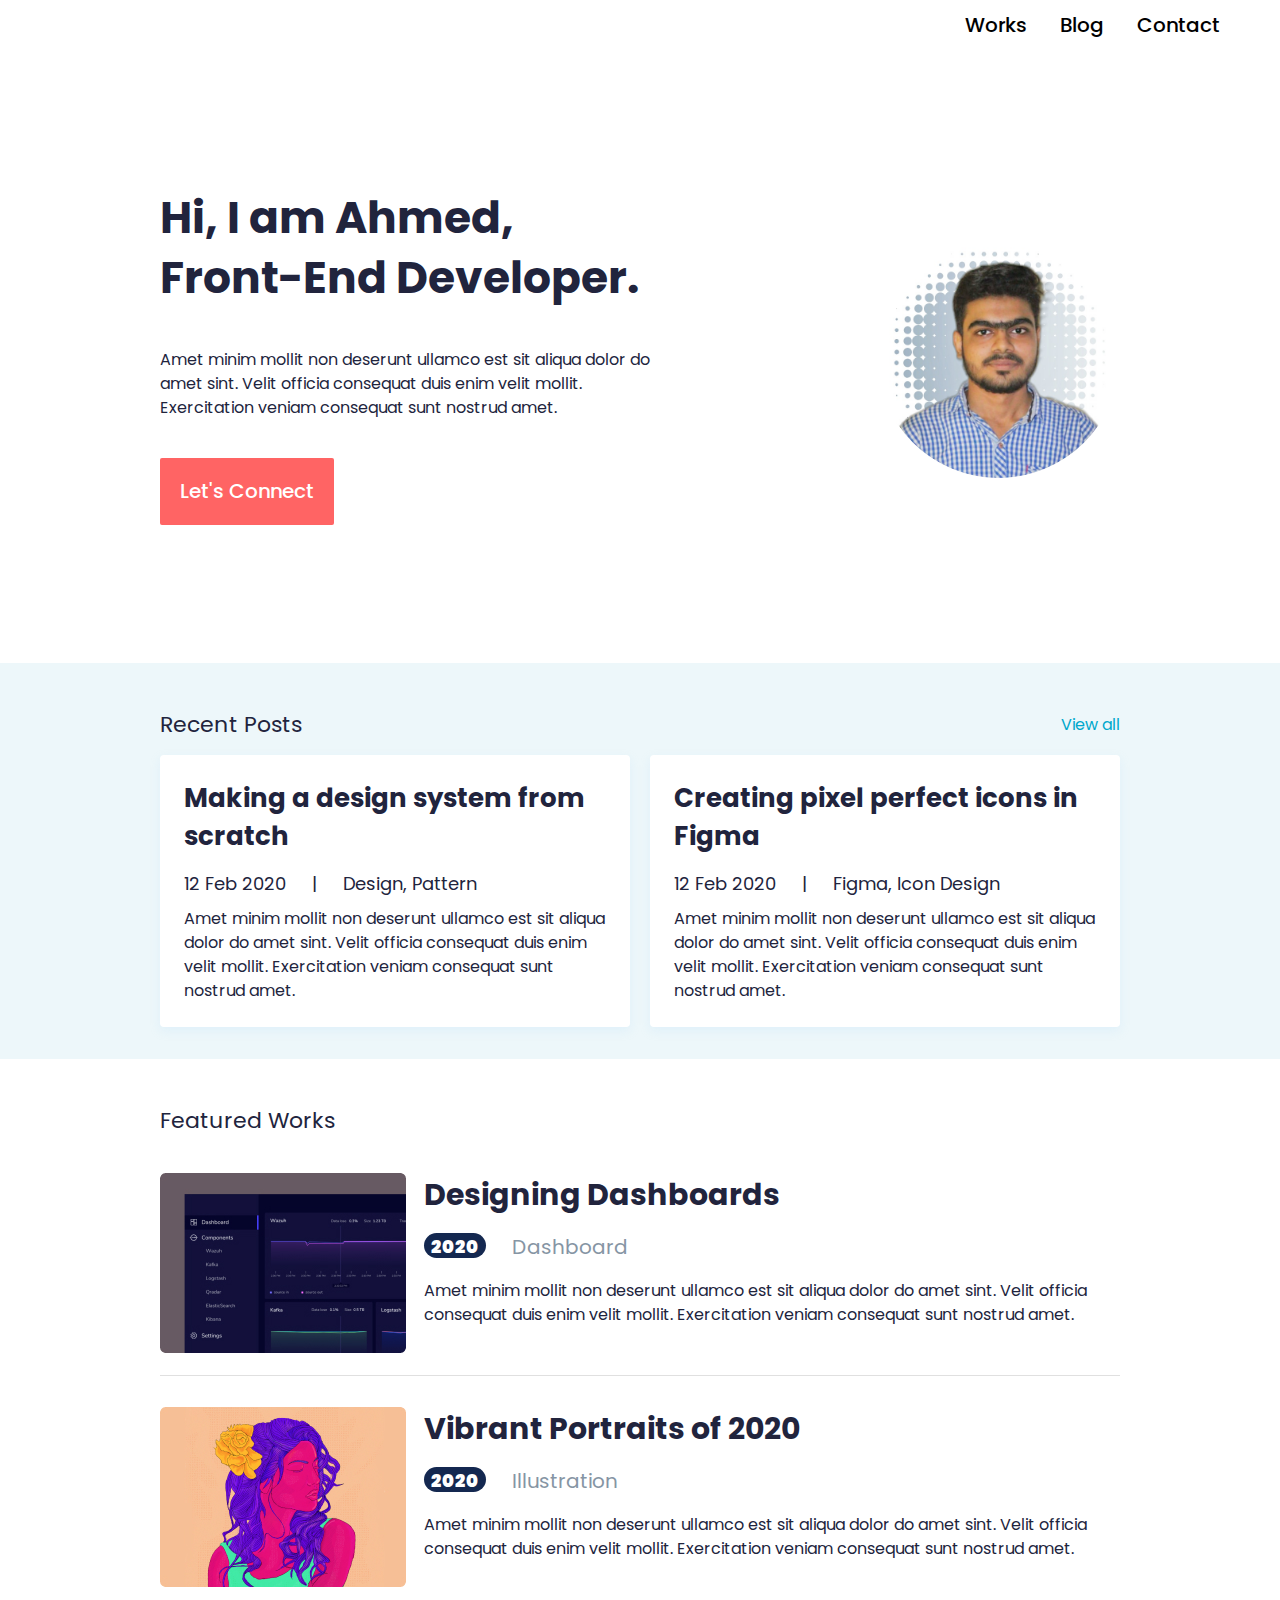
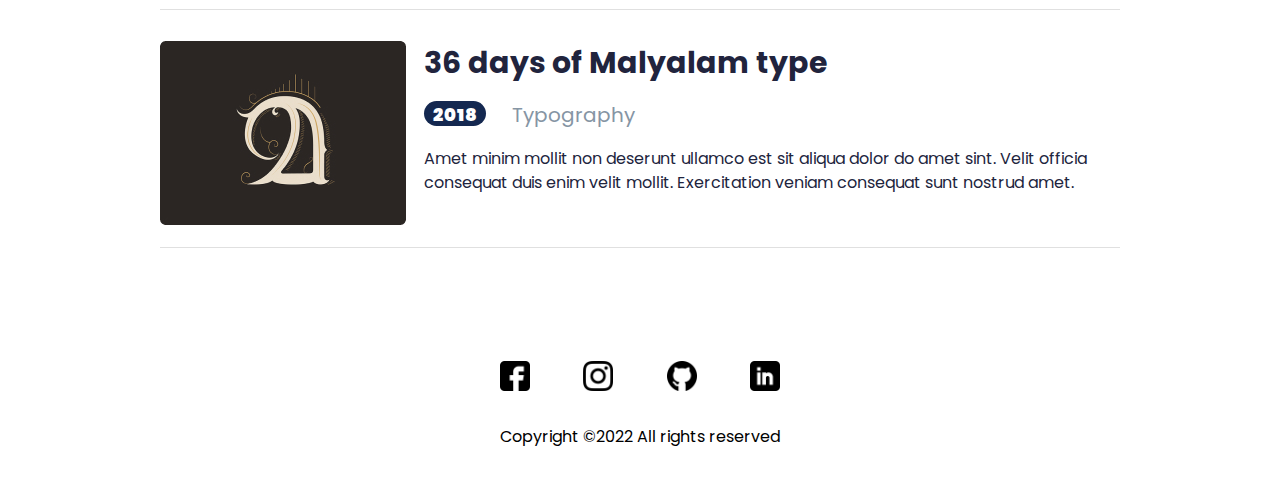
<file: index.html>
<!DOCTYPE html>
<html lang="en">
<head>
    <meta charset="UTF-8">
    <meta http-equiv="X-UA-Compatible" content="IE=edge">
    <meta name="viewport" content="width=device-width, initial-scale=1.0">
    <link rel="stylesheet" href="./assets/css/style.css">
    <link rel="preconnect" href="https://fonts.googleapis.com">
    <link rel="preconnect" href="https://fonts.gstatic.com" crossorigin>
    <link href="https://fonts.googleapis.com/css2?family=Heebo:wght@400;500;700&display=swap" rel="stylesheet"> 
    <title>Ahmed Hamza | Front-end Developer</title>
</head>
<body>
   <header>
       <nav>
           <ul>
               <li><a href="#work">Works</a></li>
               <li><a href="#posts">Blog</a></li>
               <li><a href="#contact">Contact</a></li>
           </ul>
       </nav>
   </header>

   <section class="hero-section">
       <div class="hero-inner">
           <div class="col-left">
               <h1>Hi, I am Ahmed, <br>Front-End Developer.</h1>
               <p>Amet minim mollit non deserunt ullamco est sit aliqua dolor do amet sint. Velit officia consequat duis enim velit mollit. Exercitation veniam consequat sunt nostrud amet.</p>
               <div class="btn">
                <a href="https://linkedin.com/in/ahmedhamzaarif" target="_blank">Let's Connect</a>
               </div>
           </div>
           <div class="col-right">
               <img src="./assets/images/img.jpeg" alt="pic" srcset="" class="dp">
           </div>
       </div>
   </section>

   <section id="posts" class="posts-section">
       <div class="posts-section-inner">
        <div class="posts-header">
            <h2>Recent Posts</h2>
            <a href="index.html">View all</a>
        </div>
        <div class="posts">
         <article class="post-item">
             <header>
             <h3>Making a design system from scratch</h3>
             </header>
             <div class="meta">
                 <span>12 Feb 2020</span> <span>|</span> <span>Design, Pattern</span>
             </div>
             <p>Amet minim mollit non deserunt ullamco est sit aliqua dolor do amet sint. Velit officia consequat duis enim velit mollit. Exercitation veniam consequat sunt nostrud amet.</p>
         </article>
         <article class="post-item">
             <header>
             <h3>Creating pixel perfect icons in Figma</h3>
             </header>
             <div class="meta">
                 <span>12 Feb 2020</span> <span>|</span> <span>Figma, Icon Design</span>
             </div>
             <p>Amet minim mollit non deserunt ullamco est sit aliqua dolor do amet sint. Velit officia consequat duis enim velit mollit. Exercitation veniam consequat sunt nostrud amet.</p>
         </article>
        </div>
       </div>
   </section>
   
   <section id="work" class="featured-section">
    <div class="fs-inner">
        <div class="fs-header">
            <h2>Featured Works</h2>
        </div>
        <div class="fs-list">
            <div class="fs-item">
                <div class="fs-item-left">
                    <img src="assets/images/blog-images/blog-img-1.jpg" alt="">
                </div>
                <div class="fs-item-right">
                    <h3>Designing Dashboards</h3>
                    <div class="item-meta">
                        <div class="badge">2020</div>
                        <div class="category">Dashboard</div>
                    </div>
                    <div class="description">
                        Amet minim mollit non deserunt ullamco est sit aliqua dolor do amet sint. Velit officia consequat duis enim velit mollit. Exercitation veniam consequat sunt nostrud amet.
                    </div>
                </div>
            </div>

            <div class="fs-item">
                <div class="fs-item-left">
                    <img src="assets/images/blog-images/blog-img-2.jpg" alt="">
                </div>
                <div class="fs-item-right">
                    <h3>Vibrant Portraits of 2020</h3>
                    <div class="item-meta">
                        <div class="badge">2020</div>
                        <div class="category">Illustration</div>
                    </div>
                    <div class="description">
                        Amet minim mollit non deserunt ullamco est sit aliqua dolor do amet sint. Velit officia consequat duis enim velit mollit. Exercitation veniam consequat sunt nostrud amet.
                    </div>
                </div>
            </div>

            <div class="fs-item">
                <div class="fs-item-left">
                    <img src="assets/images/blog-images/blog-img-3.jpg" alt="">
                </div>
                <div class="fs-item-right">
                    <h3>36 days of Malyalam type</h3>
                    <div class="item-meta">
                        <div class="badge">2018</div>
                        <div class="category">Typography</div>
                    </div>
                    <div class="description">
                        Amet minim mollit non deserunt ullamco est sit aliqua dolor do amet sint. Velit officia consequat duis enim velit mollit. Exercitation veniam consequat sunt nostrud amet.
                    </div>
                </div>
            </div>
        </div>
    </div>
   </section>

   <section id="contact" class="footer-section">
    <div class="footer-inner">
        <div class="social-btns">
            <a href="http://facebook.com/ahmedhamzaarif/"><img src="assets/images/social-icons/facebook.png" alt=""></a>
            <a href="http://instagram.com/ahmedhamzaarif/"><img src="assets/images/social-icons/instagram.png" alt=""></a>
            <a href="http://github.com/ahmedhamzaarif/"><img src="assets/images/social-icons/github.png" alt=""></a>
            <a href="http://linkedin.com/in/ahmedhamzaarif/"><img src="assets/images/social-icons/linkedin.png" alt=""></a>
        </div>
        <div class="copyright">Copyright ©2022 All rights reserved </div>
    </div>
   </section>
</body>
</html>
</file>
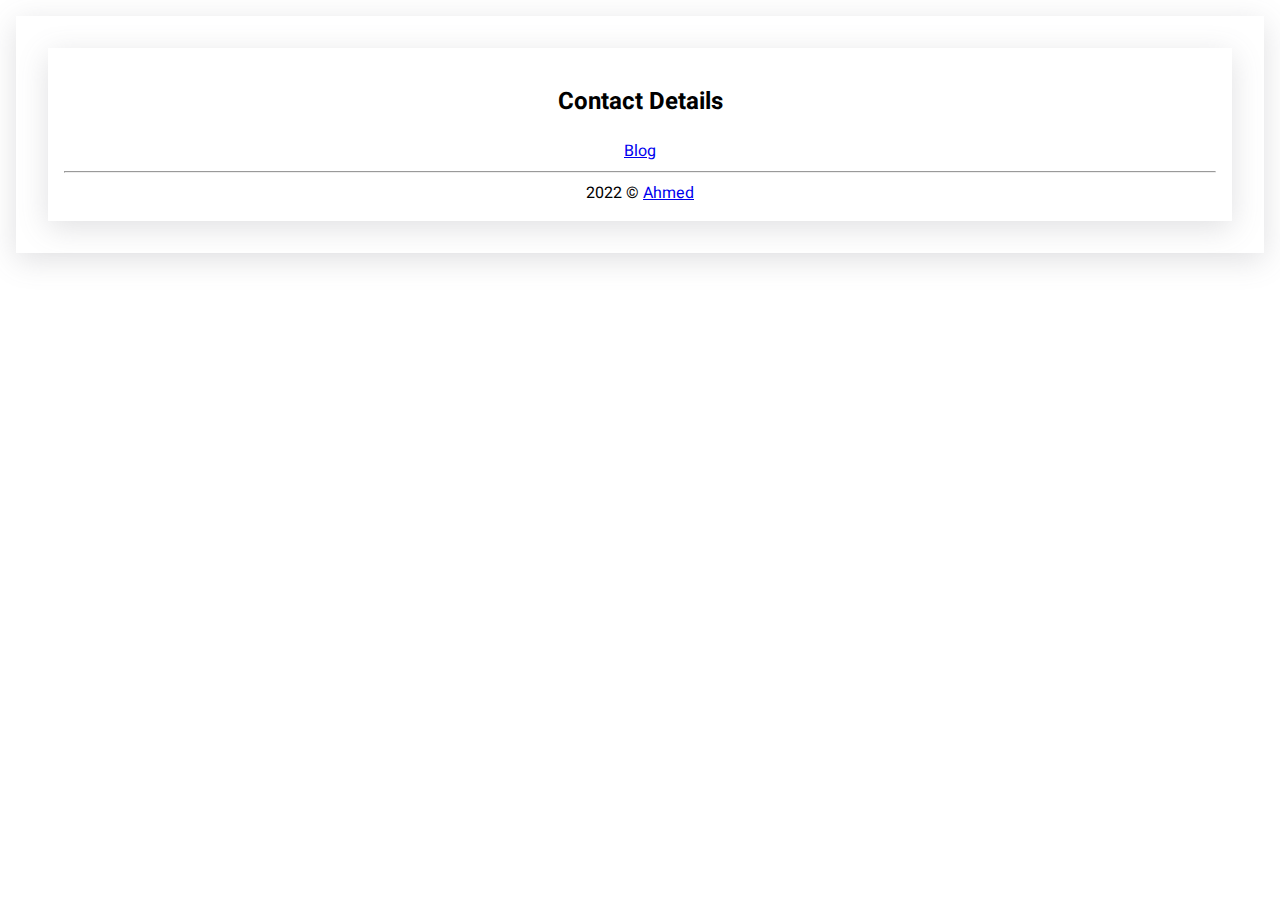
<file: card.html>
<!DOCTYPE html>
<html lang="en">
<head>
    <meta charset="UTF-8">
    <meta http-equiv="X-UA-Compatible" content="IE=edge">
    <meta name="viewport" content="width=device-width, initial-scale=1.0">
    <link rel="stylesheet" href="./css/card-style.css">
    <link rel="preconnect" href="https://fonts.googleapis.com">
    <link rel="preconnect" href="https://fonts.gstatic.com" crossorigin>
    <link href="https://fonts.googleapis.com/css2?family=Heebo:wght@400;500;700&display=swap" rel="stylesheet"> 
    <title>Ahmed Hamza</title>
</head>
<body>
    <h2>Contact Details</h2>

    <footer style="text-align: center;">
        <a href="blog.html">Blog</a>
        <hr>
        2022 &copy; <a href="https://linkedin.com/in/ahmedhamzaarif/">Ahmed</a>
    </footer>
</body>
</html>
</file>
<file: assets/css/style.css>
@import url('https://fonts.googleapis.com/css2?family=Poppins:wght@300;400;500;600&display=swap');

  html, body{
    font-family: 'Poppins', sans-serif;
    margin: 0;
    padding: 0;
    background-color: #E5E5E5;
    scroll-behavior: smooth;
}
h1, h2, h3, h4, p{
    margin: 0;
}
header nav{
    height: 50px;
    background-color: #fff;
    display: flex;
    justify-content: flex-end;
    padding-right: 60px;
}
header nav ul{
    margin: 0;
    display: flex;
    align-items: center;
    gap: 33px;
}
header nav li{
    list-style-type: none;
}
header nav a{
    text-decoration: none;
    font-weight: 500;
    font-size: 20px;
    line-height: 29px;
    text-align: right;
    color: #000000;
}
/* hero section */
.hero-section{
    background-color: #fff;
}
.hero-section .hero-inner{
    max-width: 960px;
    margin: 0 auto;
    padding: 138px 0;
    display: flex;
    align-items: center;
}
.hero-section .hero-inner .col-left{
    max-width:497px;
}
.hero-section .hero-inner .col-right{
    display: flex;
    flex: 1;
    justify-content: flex-end;
    align-items: center;
}
.hero-section .hero-inner .col-left h1{
    font-weight: 700;
    font-size: 44px;
    line-height: 60px;
    color: #21243D;
}
.hero-section .hero-inner .col-left p{
    margin-top: 40px;
    font-weight: 400;
    font-size: 16px;
    line-height: 24px;
    color: #21243D;
}
.hero-section .hero-inner .col-left .btn{
    margin-top: 38px;
    background: #FF6464;
    width: 208px;
    height: 47px;
    border-radius: 2px;
    font-weight: 500;
    font-size: 20px;
    line-height: 47px;
    color: #FFFFFF;
    text-align: center;
    padding: 10px 20px;
    max-width: fit-content;
}
.hero-section .hero-inner .col-left .btn a{
    text-decoration: none;
    color: #ffffff
}
.dp{
    max-width: 243px;
    height:auto;
    border-radius: 100%;
}
.posts-section{
    background-color: #EDF7FA;
    padding: 32px 0px;
}
.posts-section-inner, .fs-inner{
    max-width:960px;
    margin: 0 auto;
}
.posts-section-inner .posts-header{
    display: flex;
    align-items: center;
    justify-content: space-between;
}
.posts-section-inner .posts-header h2{
    font-weight: 400;
    font-size: 22px;
    line-height: 60px;
    color: #21243D;
}

.posts-section-inner .posts-header a{
    text-decoration: none;
    font-weight: 400;
    font-size: 16px;
    line-height: 24px;
    text-align: right;
    color: #00A8CC;
}
.posts-section-inner .posts{
    display: flex;
    gap:20px;
}
.posts .post-item{
    background: #FFFFFF;
    box-shadow: 0px 4px 10px rgba(187, 225, 250, 0.25);
    border-radius: 4px;
    padding: 24px;
}
.posts .post-item header h3{
    font-weight: 700;
    font-size: 26px;
    line-height: 38px;
    color: #21243D;
    margin-bottom: 16px;
}
.post-item .meta{
    display:flex;
    gap:26px;
    font-weight: 400;
    font-size: 18px;
    line-height: 26px;
    color: #21243D;
    align-items:center;
    margin-bottom: 10px;
}
.post-item p{
    font-weight: 400;
    font-size: 16px;
    line-height: 24px;
    color: #21243D;
}
.featured-section{
    background-color: white;
    padding: 32px 0px;
}
.fs-header h2{
    font-weight: 400;
    font-size: 22px;
    line-height: 60px;
    color: #21243D;
    margin-bottom: 22px;
}
.fs-list .fs-item{
    display: flex;
    gap: 18px;
    border-bottom: 1px solid #E0E0E0;
    padding-bottom: 15px;
    margin-bottom: 31px;;
}
.fs-item h3{
    font-weight: 700;
    font-size: 30px;
    line-height: 44px;
    color: #21243D;
    margin-bottom: 16px;
}
.fs-item .item-meta{
    display: flex;
    gap: 26px;
}
.fs-item .item-meta .badge{
    width: 62px;
    height: 25px;
    background: #142850;
    border-radius: 16px;
    font-weight: 900;
    font-size: 18px;
    /* line-height: 60px; */
    color: #FFFFFF;
    text-align: center;
}
.fs-item .item-meta .category{
    font-weight: 400;
    font-size: 20px;
    line-height: 29px;
    color: #8695A4;
}
.fs-item .description{
    font-weight: 400;
    font-size: 16px;
    line-height: 24px;
    color: #21243D;
    padding-top: 17px;
}
.footer-section{
    padding: 50px;
    background-color: #ffffff;
    display: flex;
    justify-content: center;
}
.footer-section .social-btns{
    display: flex;
    justify-content: space-between;
    margin-bottom: 26px;
}
.footer-section .social-btns img{
    height: 30px;
}

@media only screen and (max-width: 600px) {
    header nav{
        /* display: none; */
    }
    .hero-section .hero-inner{
        flex-direction: column-reverse;
    }
    .hero-section .col-right{
        margin-top:20px;
        margin-bottom:30px;
        padding: 10px;
    }
    .hero-section .col-left{
        text-align: center;
        margin: 0 24px;
    }
    .hero-section .btn{
        margin-left: auto;
        margin-right: auto;
    }
    .posts-section .posts-header h2{
        margin-left: auto;
        margin-right: auto;
    }
    .posts-section .posts-header a{
        display: none;
    }
    .posts-section .posts{
        padding: 10px;
        display: block;
    }
    .posts-section .post-item{
        margin-bottom: 1rem;
    }
    .posts-section .meta{
        gap: 0;
        justify-content: space-around;
    }
    .featured-section{
        padding: 10px;
    }
    .featured-section .fs-header{
        text-align: center;
    }
    .featured-section .fs-item{
        display: block;
        padding: 10px;
    }
    .featured-section .fs-item-left img{
        margin-left: auto;
        margin-right: auto;
        display: flex;
    }
  }
</file>
<file: css/card-style.css>
html, body{
    font-family: 'Heebo', sans-serif;
    box-shadow: rgba(100, 100, 111, 0.2) 0px 7px 29px 0px;
    margin:1rem;
    padding: 1rem;
}
h2{
    text-align: center;
}
</file>
